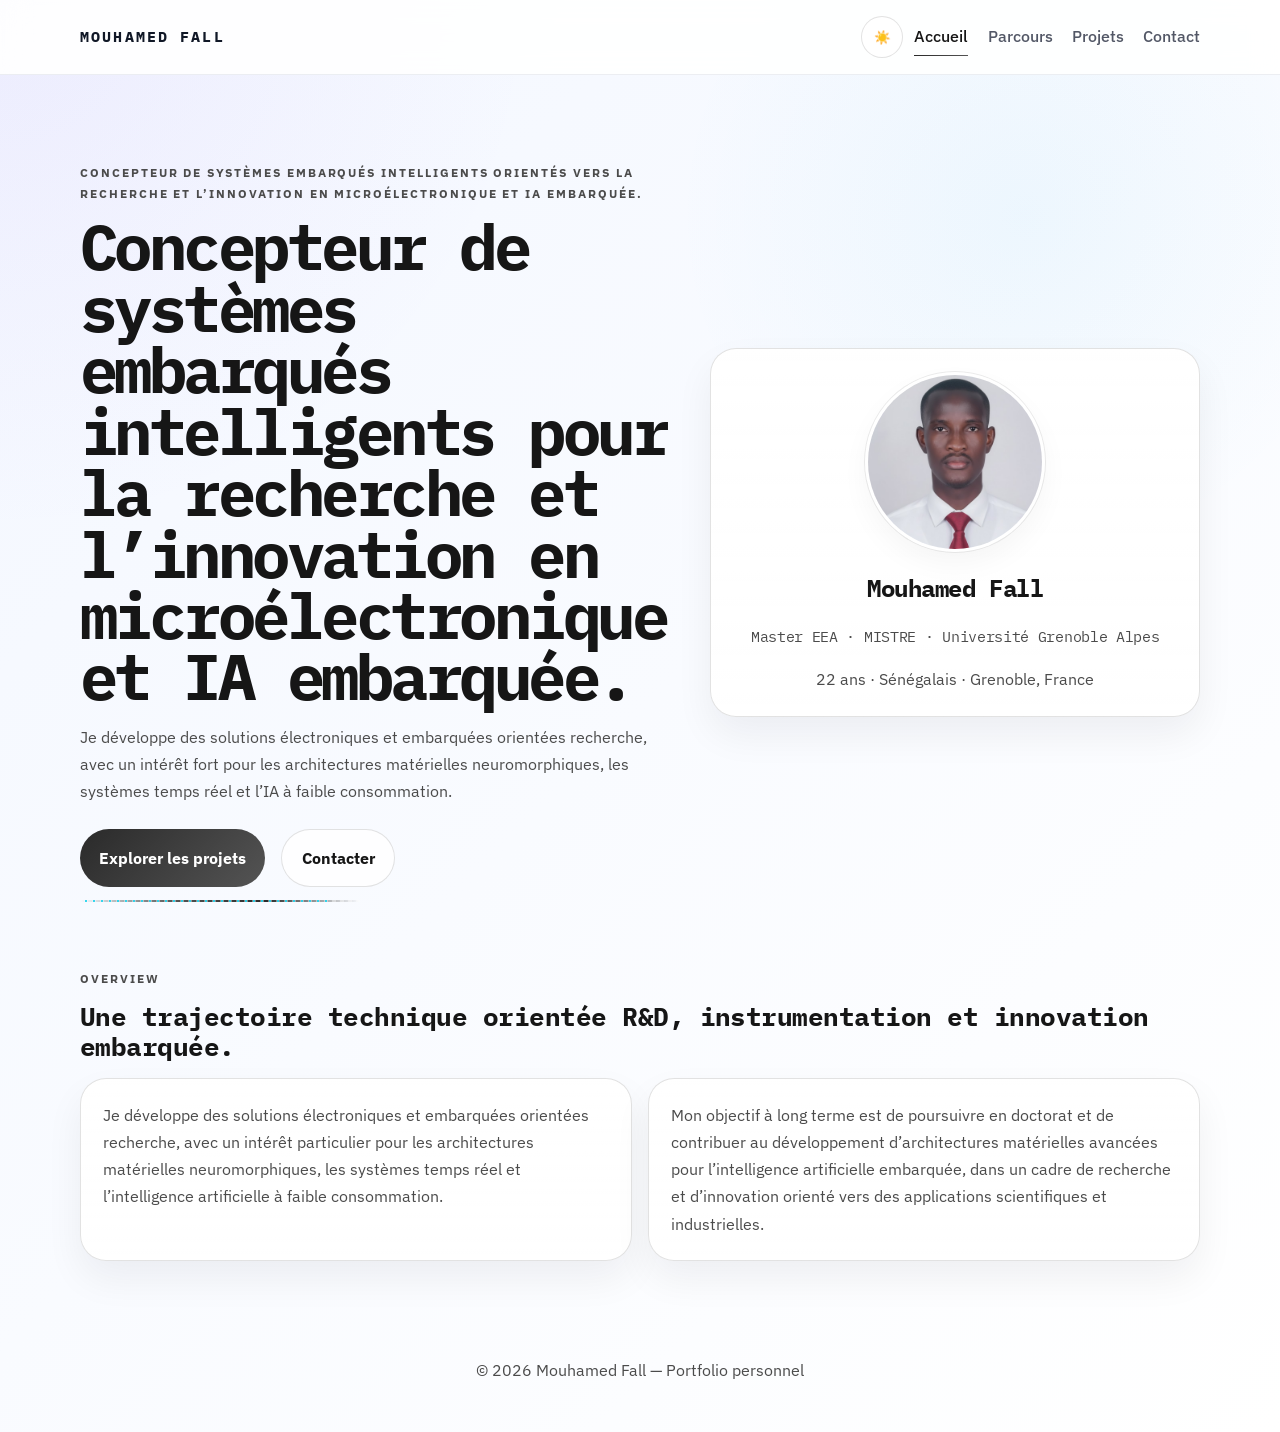
<file: index.html>
<!DOCTYPE html>
<html lang="fr">
  <head>
    <meta charset="UTF-8" />
    <meta name="viewport" content="width=device-width, initial-scale=1.0" />
    <title>Mouhamed Fall | Portfolio ingénieur systèmes embarqués & microélectronique</title>
    <meta name="description" content="Portfolio personnel de Mouhamed Fall, ingénieur en systèmes embarqués, microélectronique et IA embarquée." />
    <meta name="keywords" content="systèmes embarqués, microélectronique, IA embarquée, R&D, embedded, Grenoble" />
    <meta property="og:title" content="Mouhamed Fall | Portfolio ingénieur" />
    <meta property="og:description" content="Portfolio technique et scientifique de Mouhamed Fall." />
    <meta property="og:type" content="website" />
    <meta name="twitter:card" content="summary_large_image" />
    <script async src="https://www.googletagmanager.com/gtag/js?id=G-E3H3E1VLHN"></script>
    <script>
      window.dataLayer = window.dataLayer || [];
      function gtag(){dataLayer.push(arguments);}
      gtag('js', new Date());
      gtag('config', 'G-E3H3E1VLHN');
    </script>
    <link rel="apple-touch-icon" href="favicon/icon-192.png" />
    <link rel="icon" href="favicon/icon-192.png" type="image/png" />
    <link rel="manifest" href="favicon/site.webmanifest" />
    <link rel="preconnect" href="https://fonts.googleapis.com" />
    <link rel="preconnect" href="https://fonts.gstatic.com" crossorigin />
    <link href="https://fonts.googleapis.com/css2?family=IBM+Plex+Mono:wght@400;500;600;700&family=IBM+Plex+Sans:wght@400;500;600;700&display=swap" rel="stylesheet" />
    <link rel="stylesheet" href="assets/css/variables.css" />
    <link rel="stylesheet" href="assets/css/base.css" />
    <link rel="stylesheet" href="assets/css/layout.css" />
    <link rel="stylesheet" href="assets/css/components.css" />
    <link rel="stylesheet" href="assets/css/animations.css" />
  </head>
  <body>
    <a class="skip-link" href="#main-content">Aller au contenu</a>
    <div class="progress-bar" id="progressBar" aria-hidden="true"></div>
    <header>
      <div class="container">
        <nav aria-label="Navigation principale">
          <a class="brand" href="index.html">Mouhamed Fall</a>
          <div class="nav-actions">
            <button class="icon-btn" id="themeToggle" aria-label="Changer le thème">🌙</button>
            <button class="icon-btn menu-toggle" id="menuToggle" aria-label="Ouvrir le menu">☰</button>
            <div class="nav-links" id="navLinks">
              <a href="index.html" aria-current="page">Accueil</a>
              <a href="about.html">Parcours</a>
              <a href="projects.html">Projets</a>
              <a href="contact.html">Contact</a>
            </div>
          </div>
        </nav>
      </div>
    </header>

    <main id="main-content">
      <section class="container hero" aria-labelledby="hero-title">
        <div class="hero-copy">
          <p class="hero-badge">Concepteur de systèmes embarqués intelligents orientés vers la recherche et l’innovation en microélectronique et IA embarquée.</p>
          <h1 id="hero-title"><strong>Concepteur de systèmes embarqués intelligents</strong> pour la recherche et l’innovation en microélectronique et IA embarquée.</h1>
          <p>
            Je développe des solutions électroniques et embarquées orientées recherche, avec un intérêt fort pour les architectures matérielles neuromorphiques, les systèmes temps réel et l’IA à faible consommation.
          </p>
          <div class="hero-actions" aria-label="Actions principales">
            <a class="btn btn-primary" href="projects.html">Explorer les projets</a>
            <a class="btn" href="contact.html">Contacter</a>
          </div>
          <span class="signal-trace" aria-hidden="true"></span>
        </div>

        <aside class="card profile-card" aria-label="Présentation personnelle">
          <img class="profile-photo" src="assets/images/ma-photo.jpg" alt="Portrait de Mouhamed Fall" />
          <h2>Mouhamed Fall</h2>
          <p class="mono">Master EEA · MISTRE · Université Grenoble Alpes</p>
          <p class="profile-meta">22 ans · Sénégalais · Grenoble, France</p>
        </aside>
      </section>

      <section class="container section reveal" aria-labelledby="overview-title">
        <div class="section-heading">
          <p class="eyebrow">Overview</p>
          <h2 id="overview-title">Une trajectoire technique orientée R&amp;D, instrumentation et innovation embarquée.</h2>
        </div>
        <div class="grid grid-2">
          <article class="card">
            <p>
              Je développe des solutions électroniques et embarquées orientées recherche, avec un intérêt particulier pour les architectures matérielles neuromorphiques, les systèmes temps réel et l’intelligence artificielle à faible consommation.
            </p>
          </article>
          <article class="card">
            <p>
              Mon objectif à long terme est de poursuivre en doctorat et de contribuer au développement d’architectures matérielles avancées pour l’intelligence artificielle embarquée, dans un cadre de recherche et d’innovation orienté vers des applications scientifiques et industrielles.
            </p>
          </article>
        </div>
      </section>
    </main>

    <footer>
      <div class="container">
        <p>© <span id="year"></span> Mouhamed Fall — Portfolio personnel</p>
      </div>
    </footer>

    <script src="assets/js/main.js"></script>
    <script src="assets/js/animations.js"></script>
    <script>
      document.getElementById('year').textContent = new Date().getFullYear();
    </script>
  </body>
</html>
</file>
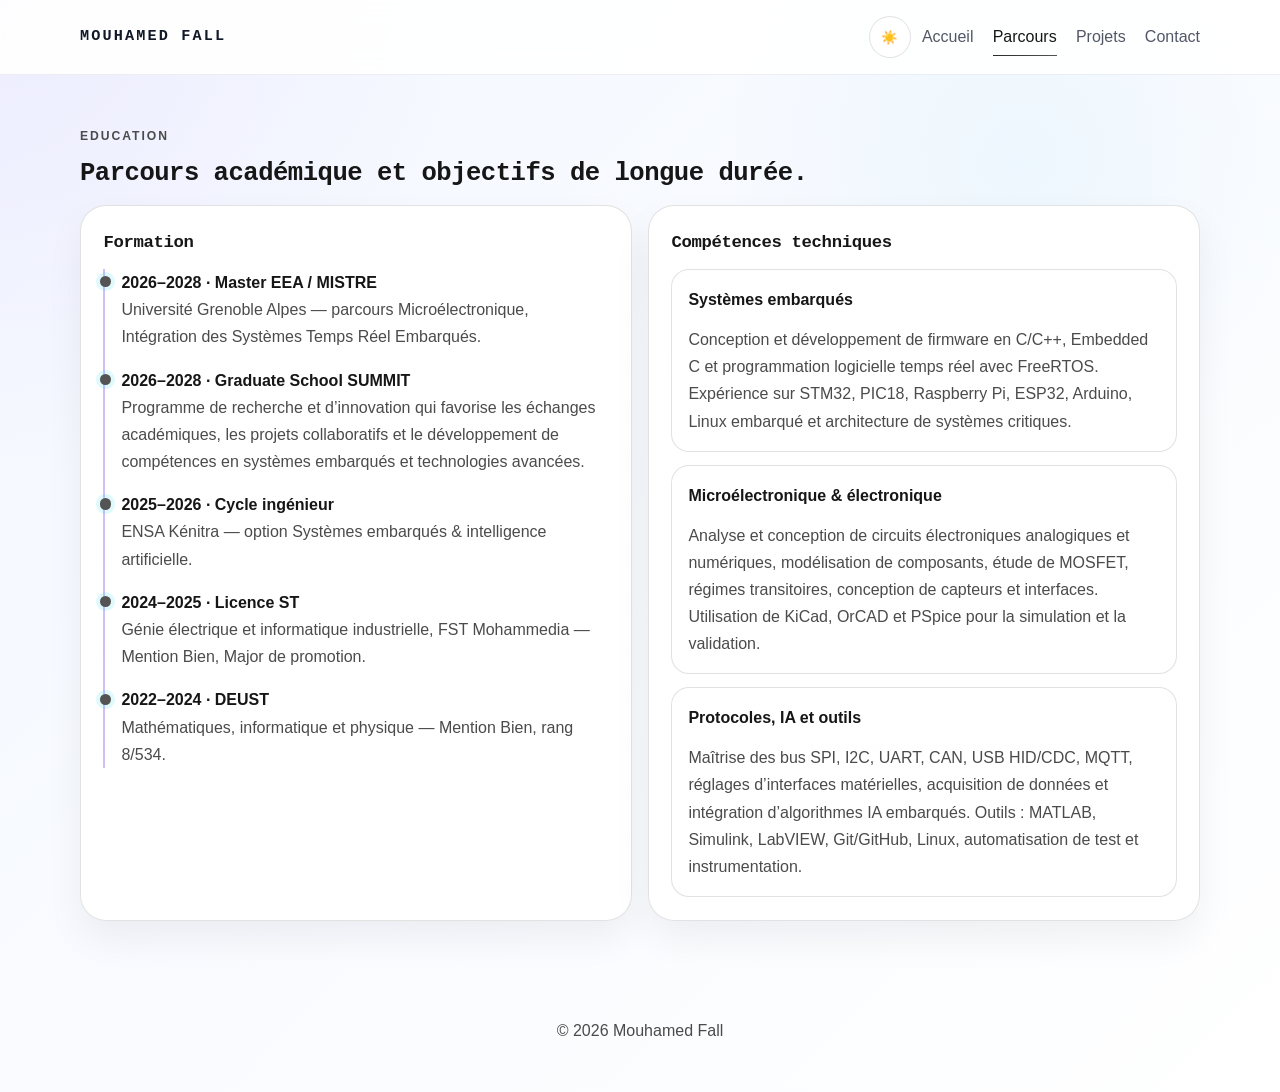
<file: about.html>
<!DOCTYPE html>
<html lang="fr">
  <head>
    <meta charset="UTF-8" />
    <meta name="viewport" content="width=device-width, initial-scale=1.0" />
    <title>Parcours | Mouhamed Fall</title>
    <meta name="description" content="Parcours académique et compétences techniques de Mouhamed Fall en systèmes embarqués et microélectronique." />
    <script async src="https://www.googletagmanager.com/gtag/js?id=G-E3H3E1VLHN"></script>
    <script>
      window.dataLayer = window.dataLayer || [];
      function gtag(){dataLayer.push(arguments);}
      gtag('js', new Date());
      gtag('config', 'G-E3H3E1VLHN');
    </script>
    <link rel="stylesheet" href="assets/css/variables.css" />
    <link rel="stylesheet" href="assets/css/base.css" />
    <link rel="stylesheet" href="assets/css/layout.css" />
    <link rel="stylesheet" href="assets/css/components.css" />
    <link rel="stylesheet" href="assets/css/animations.css" />
  </head>
  <body>
    <a class="skip-link" href="#main-content">Aller au contenu</a>
    <div class="progress-bar" id="progressBar" aria-hidden="true"></div>
    <header>
      <div class="container">
        <nav aria-label="Navigation principale">
          <a class="brand" href="index.html">Mouhamed Fall</a>
          <div class="nav-actions">
            <button class="icon-btn" id="themeToggle" aria-label="Changer le thème">🌙</button>
            <button class="icon-btn menu-toggle" id="menuToggle" aria-label="Ouvrir le menu">☰</button>
            <div class="nav-links" id="navLinks">
              <a href="index.html">Accueil</a>
              <a href="about.html" aria-current="page">Parcours</a>
              <a href="projects.html">Projets</a>
              <a href="contact.html">Contact</a>
            </div>
          </div>
        </nav>
      </div>
    </header>

    <main id="main-content">
      <section class="container section reveal" aria-labelledby="education-title">
        <div class="section-heading">
          <p class="eyebrow">Education</p>
          <h1 id="education-title">Parcours académique et objectifs de longue durée.</h1>
        </div>
        <div class="grid grid-2">
          <article class="card">
            <h2 class="sub-title">Formation</h2>
            <div class="timeline">
              <div class="timeline-item">
                <strong>2026–2028 · Master EEA / MISTRE</strong>
                <p>Université Grenoble Alpes — parcours Microélectronique, Intégration des Systèmes Temps Réel Embarqués.</p>
              </div>
              <div class="timeline-item">
                <strong>2026–2028 · Graduate School SUMMIT</strong>
                <p>Programme de recherche et d’innovation qui favorise les échanges académiques, les projets collaboratifs et le développement de compétences en systèmes embarqués et technologies avancées.</p>
              </div>
              <div class="timeline-item">
                <strong>2025–2026 · Cycle ingénieur</strong>
                <p>ENSA Kénitra — option Systèmes embarqués & intelligence artificielle.</p>
              </div>
              <div class="timeline-item">
                <strong>2024–2025 · Licence ST</strong>
                <p>Génie électrique et informatique industrielle, FST Mohammedia — Mention Bien, Major de promotion.</p>
              </div>
              <div class="timeline-item">
                <strong>2022–2024 · DEUST</strong>
                <p>Mathématiques, informatique et physique — Mention Bien, rang 8/534.</p>
              </div>
            </div>
          </article>

          <article class="card">
            <h2 class="sub-title">Compétences techniques</h2>
            <div class="list">
              <div class="item">
                <strong>Systèmes embarqués</strong>
                <p>Conception et développement de firmware en C/C++, Embedded C et programmation logicielle temps réel avec FreeRTOS. Expérience sur STM32, PIC18, Raspberry Pi, ESP32, Arduino, Linux embarqué et architecture de systèmes critiques.</p>
              </div>
              <div class="item">
                <strong>Microélectronique & électronique</strong>
                <p>Analyse et conception de circuits électroniques analogiques et numériques, modélisation de composants, étude de MOSFET, régimes transitoires, conception de capteurs et interfaces. Utilisation de KiCad, OrCAD et PSpice pour la simulation et la validation.</p>
              </div>
              <div class="item">
                <strong>Protocoles, IA et outils</strong>
                <p>Maîtrise des bus SPI, I2C, UART, CAN, USB HID/CDC, MQTT, réglages d’interfaces matérielles, acquisition de données et intégration d’algorithmes IA embarqués. Outils : MATLAB, Simulink, LabVIEW, Git/GitHub, Linux, automatisation de test et instrumentation.</p>
              </div>
            </div>
          </article>
        </div>
      </section>
    </main>

    <footer>
      <div class="container"><p>© <span id="year"></span> Mouhamed Fall</p></div>
    </footer>

    <script src="assets/js/main.js"></script>
    <script src="assets/js/animations.js"></script>
    <script>document.getElementById('year').textContent = new Date().getFullYear();</script>
  </body>
</html>
</file>
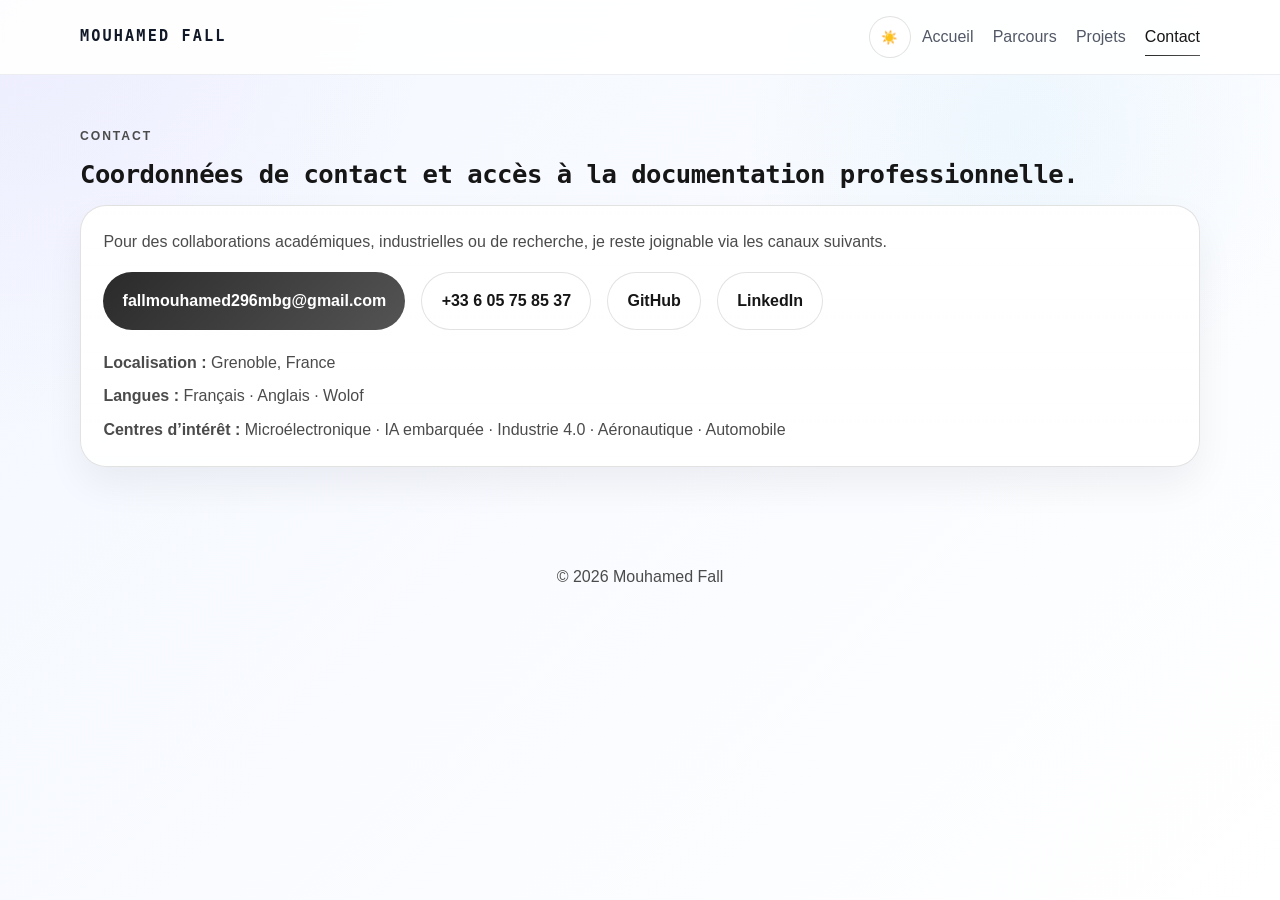
<file: contact.html>
<!DOCTYPE html>
<html lang="fr">
  <head>
    <meta charset="UTF-8" />
    <meta name="viewport" content="width=device-width, initial-scale=1.0" />
    <title>Contact | Mouhamed Fall</title>
    <meta name="description" content="Coordonnées de contact de Mouhamed Fall pour collaborations académiques et professionnelles." />
    <script async src="https://www.googletagmanager.com/gtag/js?id=G-E3H3E1VLHN"></script>
    <script>
      window.dataLayer = window.dataLayer || [];
      function gtag(){dataLayer.push(arguments);}
      gtag('js', new Date());
      gtag('config', 'G-E3H3E1VLHN');
    </script>
    <link rel="stylesheet" href="assets/css/variables.css" />
    <link rel="stylesheet" href="assets/css/base.css" />
    <link rel="stylesheet" href="assets/css/layout.css" />
    <link rel="stylesheet" href="assets/css/components.css" />
    <link rel="stylesheet" href="assets/css/animations.css" />
  </head>
  <body>
    <a class="skip-link" href="#main-content">Aller au contenu</a>
    <div class="progress-bar" id="progressBar" aria-hidden="true"></div>
    <header>
      <div class="container">
        <nav aria-label="Navigation principale">
          <a class="brand" href="index.html">Mouhamed Fall</a>
          <div class="nav-actions">
            <button class="icon-btn" id="themeToggle" aria-label="Changer le thème">🌙</button>
            <button class="icon-btn menu-toggle" id="menuToggle" aria-label="Ouvrir le menu">☰</button>
            <div class="nav-links" id="navLinks">
              <a href="index.html">Accueil</a>
              <a href="about.html">Parcours</a>
              <a href="projects.html">Projets</a>
              <a href="contact.html" aria-current="page">Contact</a>
            </div>
          </div>
        </nav>
      </div>
    </header>

    <main id="main-content">
      <section class="container section reveal" aria-labelledby="contact-title">
        <div class="section-heading">
          <p class="eyebrow">Contact</p>
          <h1 id="contact-title">Coordonnées de contact et accès à la documentation professionnelle.</h1>
        </div>
        <div class="card contact-card">
          <p>Pour des collaborations académiques, industrielles ou de recherche, je reste joignable via les canaux suivants.</p>
          <div class="contact-list">
            <a class="btn btn-primary" href="mailto:fallmouhamed296mbg@gmail.com">fallmouhamed296mbg@gmail.com</a>
            <a class="btn" href="tel:+330605758537">+33 6 05 75 85 37</a>
            <a class="btn" href="https://github.com" target="_blank" rel="noopener noreferrer">GitHub</a>
            <a class="btn" href="https://www.linkedin.com" target="_blank" rel="noopener noreferrer">LinkedIn</a>
          </div>
          <div class="contact-meta">
            <p><strong>Localisation :</strong> Grenoble, France</p>
            <p><strong>Langues :</strong> Français · Anglais · Wolof</p>
            <p><strong>Centres d’intérêt :</strong> Microélectronique · IA embarquée · Industrie 4.0 · Aéronautique · Automobile</p>
          </div>
        </div>
      </section>
    </main>

    <footer>
      <div class="container"><p>© <span id="year"></span> Mouhamed Fall</p></div>
    </footer>

    <script src="assets/js/main.js"></script>
    <script src="assets/js/animations.js"></script>
    <script>document.getElementById('year').textContent = new Date().getFullYear();</script>
  </body>
</html>
</file>
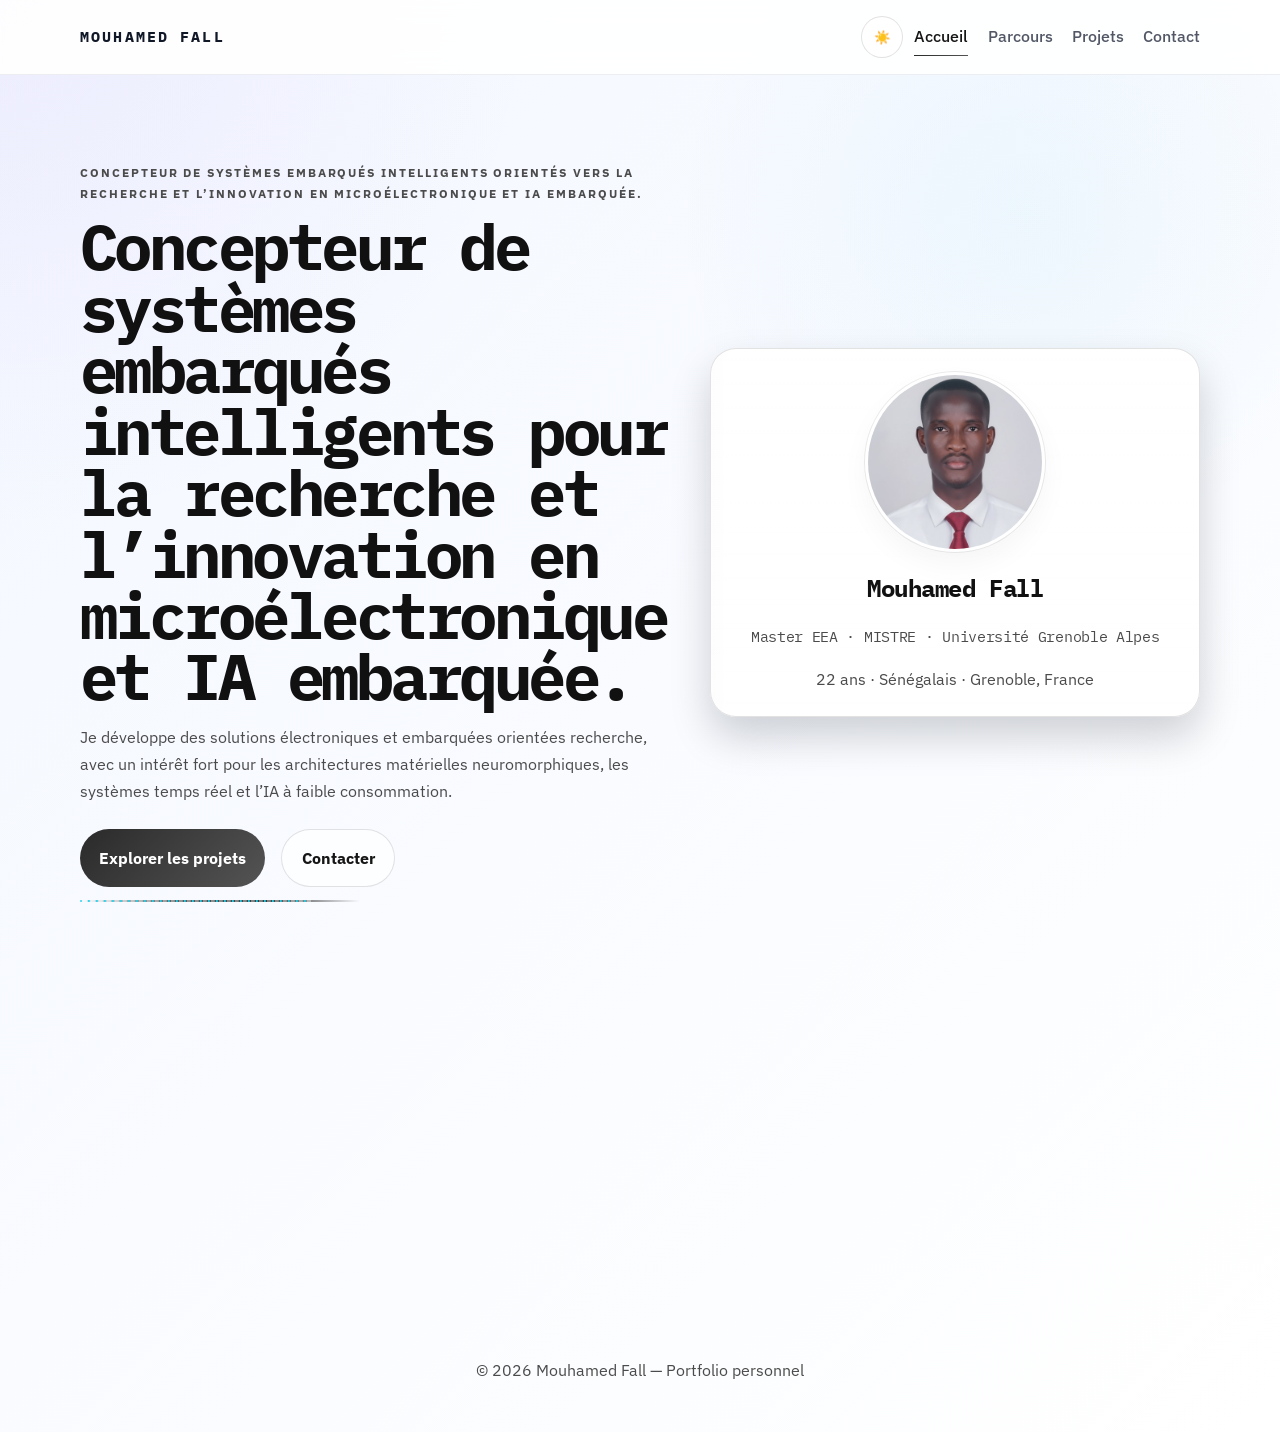
<file: portfolio.html>
<!DOCTYPE html>
<html lang="fr">
  <head>
    <meta charset="UTF-8" />
    <meta http-equiv="refresh" content="0; url=index.html" />
    <meta name="viewport" content="width=device-width, initial-scale=1.0" />
    <title>Portfolio | Mouhamed Fall</title>
    <meta name="description" content="Portfolio personnel de Mouhamed Fall, ingénieur en systèmes embarqués et microélectronique" />
    <script async src="https://www.googletagmanager.com/gtag/js?id=G-E3H3E1VLHN"></script>
    <script>
      window.dataLayer = window.dataLayer || [];
      function gtag(){dataLayer.push(arguments);}
      gtag('js', new Date());
      gtag('config', 'G-E3H3E1VLHN');
    </script>
    <style>
      :root {
        --bg: #07111f;
        --bg-soft: #101c31;
        --card: rgba(255, 255, 255, 0.08);
        --text: #f3f6fb;
        --muted: #9eb0c8;
        --accent: #7c83ff;
        --accent-2: #34d1bf;
        --border: rgba(255, 255, 255, 0.14);
        --shadow: 0 10px 35px rgba(0, 0, 0, 0.2);
      }

      body[data-theme="light"] {
        --bg: #f5f7ff;
        --bg-soft: #ffffff;
        --card: rgba(255, 255, 255, 0.9);
        --text: #122033;
        --muted: #5d6b7f;
        --accent: #5b6cff;
        --accent-2: #16b8a3;
        --border: rgba(18, 32, 51, 0.1);
        --shadow: 0 10px 35px rgba(18, 32, 51, 0.12);
      }

      * {
        box-sizing: border-box;
        margin: 0;
        padding: 0;
      }

      html {
        scroll-behavior: smooth;
      }

      body {
        font-family: "Segoe UI", Tahoma, Geneva, Verdana, sans-serif;
        background: linear-gradient(135deg, rgba(7, 17, 31, 0.95), rgba(16, 28, 49, 0.95)),
          url("assets/images/IoT/WhatsApp%20Image%202026-08-13%20at%2012.37.42.jpeg") center/cover fixed;
        color: var(--text);
        line-height: 1.6;
        transition: background 0.3s ease, color 0.3s ease;
      }

      body[data-theme="light"] {
        background: linear-gradient(135deg, rgba(245, 247, 255, 0.95), rgba(255, 255, 255, 0.95)),
          url("assets/images/IoT/WhatsApp%20Image%202026-08-13%20at%2012.37.42.jpeg") center/cover fixed;
      }

      a {
        color: inherit;
        text-decoration: none;
      }

      .container {
        width: min(1120px, calc(100% - 2rem));
        margin: 0 auto;
      }

      header {
        position: sticky;
        top: 0;
        z-index: 20;
        -webkit-backdrop-filter: blur(12px);
        backdrop-filter: blur(12px);
        background: rgba(7, 17, 31, 0.7);
        border-bottom: 1px solid var(--border);
      }

      body[data-theme="light"] header {
        background: rgba(245, 247, 255, 0.8);
      }

      nav {
        display: flex;
        align-items: center;
        justify-content: space-between;
        padding: 1rem 0;
        gap: 1rem;
      }

      .brand {
        font-weight: 700;
        letter-spacing: 0.08em;
        text-transform: uppercase;
        font-size: 0.95rem;
      }

      .nav-actions {
        display: flex;
        align-items: center;
        gap: 0.7rem;
      }

      .nav-links {
        display: flex;
        gap: 1.2rem;
        color: var(--muted);
      }

      .nav-links a:hover {
        color: var(--text);
      }

      .theme-toggle,
      .menu-toggle {
        border: 1px solid var(--border);
        background: var(--card);
        color: var(--text);
        border-radius: 999px;
        width: 42px;
        height: 42px;
        cursor: pointer;
      }

      .menu-toggle {
        display: none;
      }

      .hero {
        padding: 5rem 0 4rem;
        display: grid;
        grid-template-columns: 1.1fr 0.9fr;
        gap: 2rem;
        align-items: center;
      }

      .hero h1 {
        font-size: clamp(2.2rem, 4vw, 3.5rem);
        line-height: 1.1;
        margin-bottom: 1rem;
      }

      .hero p {
        color: var(--muted);
        font-size: 1.05rem;
        max-width: 640px;
      }

      .hero-actions {
        display: flex;
        flex-wrap: wrap;
        gap: 1rem;
        margin-top: 1.6rem;
      }

      .hero-stats {
        display: flex;
        flex-wrap: wrap;
        gap: 1rem;
        margin-top: 1.4rem;
      }

      .stat {
        min-width: 130px;
        padding: 0.8rem 1rem;
        border-radius: 14px;
        background: var(--card);
        border: 1px solid var(--border);
      }

      .stat strong {
        display: block;
        font-size: 1.1rem;
      }

      .stat span {
        color: var(--muted);
        font-size: 0.9rem;
      }

      .hero-badge {
        color: #8fe8d8;
        font-weight: 600;
        margin-bottom: 0.6rem;
      }

      .hero-card-text {
        color: var(--muted);
        margin-top: 0.5rem;
      }

      .contact-actions {
        margin-top: 1rem;
      }

      .btn {
        display: inline-flex;
        align-items: center;
        justify-content: center;
        padding: 0.9rem 1.2rem;
        border-radius: 999px;
        font-weight: 600;
        transition: transform 0.2s ease, background 0.2s ease;
      }

      .btn:hover {
        transform: translateY(-2px);
      }

      .btn-primary {
        background: linear-gradient(135deg, var(--accent), var(--accent-2));
        color: white;
      }

      .btn-secondary {
        background: var(--card);
        border: 1px solid var(--border);
      }

      .card {
        background: var(--card);
        border: 1px solid var(--border);
        border-radius: 24px;
        padding: 1.5rem;
        box-shadow: var(--shadow);
        -webkit-backdrop-filter: blur(10px);
        backdrop-filter: blur(10px);
      }

      .hero-card {
        padding: 2rem;
      }

      .hero-card .avatar {
        width: 84px;
        height: 84px;
        border-radius: 50%;
        display: grid;
        place-items: center;
        font-size: 2rem;
        background: linear-gradient(135deg, rgba(124, 131, 255, 0.25), rgba(52, 209, 191, 0.25));
        margin-bottom: 1rem;
      }

      .hero-card ul {
        list-style: none;
        margin-top: 1rem;
        color: var(--muted);
      }

      .hero-card li {
        margin: 0.45rem 0;
      }

      .image-grid {
        display: grid;
        grid-template-columns: repeat(2, minmax(0, 1fr));
        gap: 1rem;
        margin: 1rem 0 0.5rem;
      }

      .image-card {
        overflow: hidden;
        padding: 0;
      }

      .image-card img {
        width: 100%;
        height: 220px;
        display: block;
        object-fit: cover;
      }

      .image-caption {
        padding: 1rem 1rem 1.2rem;
      }

      .image-caption h3 {
        margin-bottom: 0.35rem;
      }

      .image-caption p {
        color: var(--muted);
      }

      section {
        padding: 2rem 0 1rem;
      }

      .section-title {
        font-size: 1.4rem;
        margin-bottom: 1rem;
      }

      .grid {
        display: grid;
        gap: 1rem;
      }

      .grid-2 {
        grid-template-columns: repeat(2, minmax(0, 1fr));
      }

      .grid-3 {
        grid-template-columns: repeat(3, minmax(0, 1fr));
      }

      .project-list {
        display: grid;
        grid-template-columns: repeat(3, minmax(0, 1fr));
        gap: 1rem;
      }

      .item {
        background: var(--card);
        border: 1px solid var(--border);
        border-radius: 18px;
        padding: 1.15rem;
      }

      .item h3 {
        margin-bottom: 0.4rem;
      }

      .item p {
        color: var(--muted);
      }

      .tag {
        display: inline-block;
        margin-top: 0.7rem;
        padding: 0.35rem 0.7rem;
        border-radius: 999px;
        background: rgba(124, 131, 255, 0.16);
        color: #dfe3ff;
        font-size: 0.82rem;
      }

      .progress-bar {
        position: fixed;
        top: 0;
        left: 0;
        height: 3px;
        width: 0;
        background: linear-gradient(90deg, var(--accent), var(--accent-2));
        z-index: 30;
      }

      footer {
        padding: 2rem 0 3rem;
        text-align: center;
        color: var(--muted);
        font-size: 0.95rem;
      }

      @media (max-width: 900px) {
        .hero,
        .grid-2,
        .project-list,
        .grid-3 {
          grid-template-columns: 1fr;
        }
      }

      @media (max-width: 600px) {
        nav {
          align-items: flex-start;
          flex-wrap: wrap;
        }

        .nav-actions {
          width: 100%;
          justify-content: flex-end;
        }

        .menu-toggle {
          display: inline-flex;
          align-items: center;
          justify-content: center;
        }

        .nav-links {
          display: none;
          width: 100%;
          flex-direction: column;
          padding: 0.8rem 0 0;
          gap: 0.7rem;
        }

        .nav-links.active {
          display: flex;
        }

        .hero {
          padding-top: 3rem;
        }
      }
    </style>
  </head>
  <body>
    <div class="progress-bar" id="progressBar"></div>
    <header>
      <div class="container">
        <nav>
          <a class="brand" href="#home">Mouhamed Fall</a>
          <div class="nav-actions">
            <button class="theme-toggle" id="themeToggle" aria-label="Changer le thème">🌙</button>
            <button class="menu-toggle" id="menuToggle" aria-label="Ouvrir le menu">☰</button>
            <div class="nav-links" id="navLinks">
              <a href="#about">À propos</a>
              <a href="#skills">Compétences</a>
              <a href="#projects">Projets</a>
              <a href="#contact">Contact</a>
            </div>
          </div>
        </nav>
      </div>
    </header>

    <main id="home">
      <section class="container hero">
        <div>
          <p class="hero-badge">Ingénieur en systèmes embarqués & microélectronique</p>
          <h1>Je conçois des solutions électroniques et embarquées, de la recherche à l'implémentation.</h1>
          <p>
            Ingénieur en formation à Grenoble, je développe un profil orienté systèmes embarqués,
            microélectronique et IA neuromorphique. Je cherche à contribuer à des projets de recherche et développement à forte valeur technologique.
          </p>
          <div class="hero-actions">
            <a class="btn btn-primary" href="#projects">Voir mes projets</a>
            <a class="btn btn-secondary" href="#contact">Me contacter</a>
          </div>
          <div class="hero-stats">
            <div class="stat">
              <strong>2026–2028</strong>
              <span>Master EEA / MISTRE</span>
            </div>
            <div class="stat">
              <strong>2025–2026</strong>
              <span>Cycle ingénieur ENSA</span>
            </div>
            <div class="stat">
              <strong>IA neuromorphique</strong>
              <span>orientation future</span>
            </div>
          </div>
        </div>

        <div class="card hero-card">
          <div class="avatar">👋</div>
          <h2>Bonjour, je suis Mouhamed Fall</h2>
          <p class="hero-card-text">
            Âgé de 22 ans, de nationalité sénégalaise, actuellement basé à Grenoble, France.
          </p>
          <ul>
            <li>• Systèmes embarqués et temps réel</li>
            <li>• Microélectronique et conception analogique</li>
            <li>• IA, électronique et innovation technologique</li>
          </ul>
        </div>
      </section>

      <section class="container">
        <div class="image-grid">
          <div class="card image-card">
            <img
              src="assets/images/cmos/WhatsApp%20Image%202026-08-13%20at%2012.24.18.jpeg"
              alt="Illustration de microélectronique"
              loading="lazy"
            />
            <div class="image-caption">
              <h3>Microélectronique</h3>
              <p>Circuits intégrés, conception de composants et analyse de performances.</p>
            </div>
          </div>

          <div class="card image-card">
            <img
              src="assets/images/IoT/WhatsApp%20Image%202026-08-13%20at%2012.37.41.jpeg"
              alt="Illustration de systèmes embarqués"
              loading="lazy"
            />
            <div class="image-caption">
              <h3>Systèmes embarqués</h3>
              <p>Capteurs, cartes électroniques, temps réel et connectivité IoT.</p>
            </div>
          </div>
        </div>
      </section>

      <section id="about" class="container">
        <h2 class="section-title">À propos</h2>
        <div class="grid grid-2">
          <div class="card">
            <p>
              Je suis actuellement en Master EEA, parcours MISTRE à l’Université Grenoble Alpes,
              avec une forte orientation vers la microélectronique, les systèmes embarqués et l’intégration de solutions temps réel.
            </p>
          </div>
          <div class="card">
            <p>
              Mon objectif est de poursuivre vers la microélectronique avancée pour l’IA,
              puis d’envisager un doctorat et une carrière de recherche orientée vers le développement d’architectures matérielles performantes et innovantes.
            </p>
          </div>
        </div>
      </section>

      <section id="skills" class="container">
        <h2 class="section-title">Compétences techniques</h2>
        <div class="grid grid-3">
          <div class="item">
            <h3>Systèmes embarqués</h3>
            <p>C/C++, Embedded C, Python, FreeRTOS, STM32, FPGA (VHDL), Linux embarqué.</p>
            <span class="tag">Embedded</span>
          </div>
          <div class="item">
            <h3>Microélectronique</h3>
            <p>MOSFET, circuits analogiques et mixtes, OrCAD/PSpice, Proteus ISIS, KiCad.</p>
            <span class="tag">Analogique</span>
          </div>
          <div class="item">
            <h3>Protocoles & outils</h3>
            <p>SPI, I2C, UART, CAN, USB, MQTT, MATLAB/Simulink, Git/GitHub, VS Code.</p>
            <span class="tag">IoT</span>
          </div>
        </div>
      </section>

      <section id="projects" class="container">
        <h2 class="section-title">Projets techniques</h2>
        <div class="project-list">
          <article class="item">
            <h3>Instrumentation virtuelle & pilotage temps réel</h3>
            <p>Carte électronique basée sur PIC18F4550, pile USB HID en Embedded C et supervision LabVIEW.</p>
            <span class="tag">PFE</span>
          </article>
          <article class="item">
            <h3>Caractérisation de cellules CMOS</h3>
            <p>Analyse VTC, marges de bruit, dimensionnement sous OrCAD/PSpice pour circuits logiques et alimentations.</p>
            <span class="tag">Microélectronique</span>
          </article>
          <article class="item">
            <h3>Architecture IoT distribuée</h3>
            <p>Passerelle Raspberry Pi avec nœuds ESP32, edge computing prédictif et monitoring MQTT/InfluxDB/Node-RED.</p>
            <span class="tag">IoT</span>
          </article>
        </div>
      </section>

      <section id="contact" class="container">
        <h2 class="section-title">Contact</h2>
        <div class="card">
          <p>
            Je suis à la recherche de collaborations académiques et industrielles autour des systèmes embarqués, de l’électronique et de la microélectronique.
          </p>
          <div class="hero-actions contact-actions">
            <a class="btn btn-primary" href="mailto:mohamed.fall@uit.ac.ma">Envoyer un email</a>
            <a class="btn btn-secondary" href="tel:+212691452512">Téléphoner</a>
          </div>
        </div>
      </section>
    </main>

    <footer>
      <div class="container">
        <p>© <span id="year"></span> Mouhamed Fall — Portfolio personnel</p>
      </div>
    </footer>

    <script>
      const year = document.getElementById("year");
      const progressBar = document.getElementById("progressBar");
      const menuToggle = document.getElementById("menuToggle");
      const navLinks = document.getElementById("navLinks");
      const themeToggle = document.getElementById("themeToggle");
      const body = document.body;

      year.textContent = new Date().getFullYear();

      const updateProgress = () => {
        const scrollTop = window.scrollY;
        const height = document.documentElement.scrollHeight - window.innerHeight;
        const progress = height > 0 ? (scrollTop / height) * 100 : 0;
        progressBar.style.width = `${progress}%`;
      };

      window.addEventListener("scroll", updateProgress);
      window.addEventListener("load", updateProgress);

      menuToggle.addEventListener("click", () => {
        navLinks.classList.toggle("active");
      });

      document.querySelectorAll(".nav-links a").forEach((link) => {
        link.addEventListener("click", () => {
          navLinks.classList.remove("active");
        });
      });

      const savedTheme = localStorage.getItem("theme");
      if (savedTheme === "light") {
        body.setAttribute("data-theme", "light");
        themeToggle.textContent = "☀️";
      }

      themeToggle.addEventListener("click", () => {
        const currentTheme = body.getAttribute("data-theme") === "light" ? "light" : "dark";
        const nextTheme = currentTheme === "light" ? "dark" : "light";
        body.setAttribute("data-theme", nextTheme);
        localStorage.setItem("theme", nextTheme);
        themeToggle.textContent = nextTheme === "light" ? "☀️" : "🌙";
      });
    </script>
  </body>
</html>
</file>
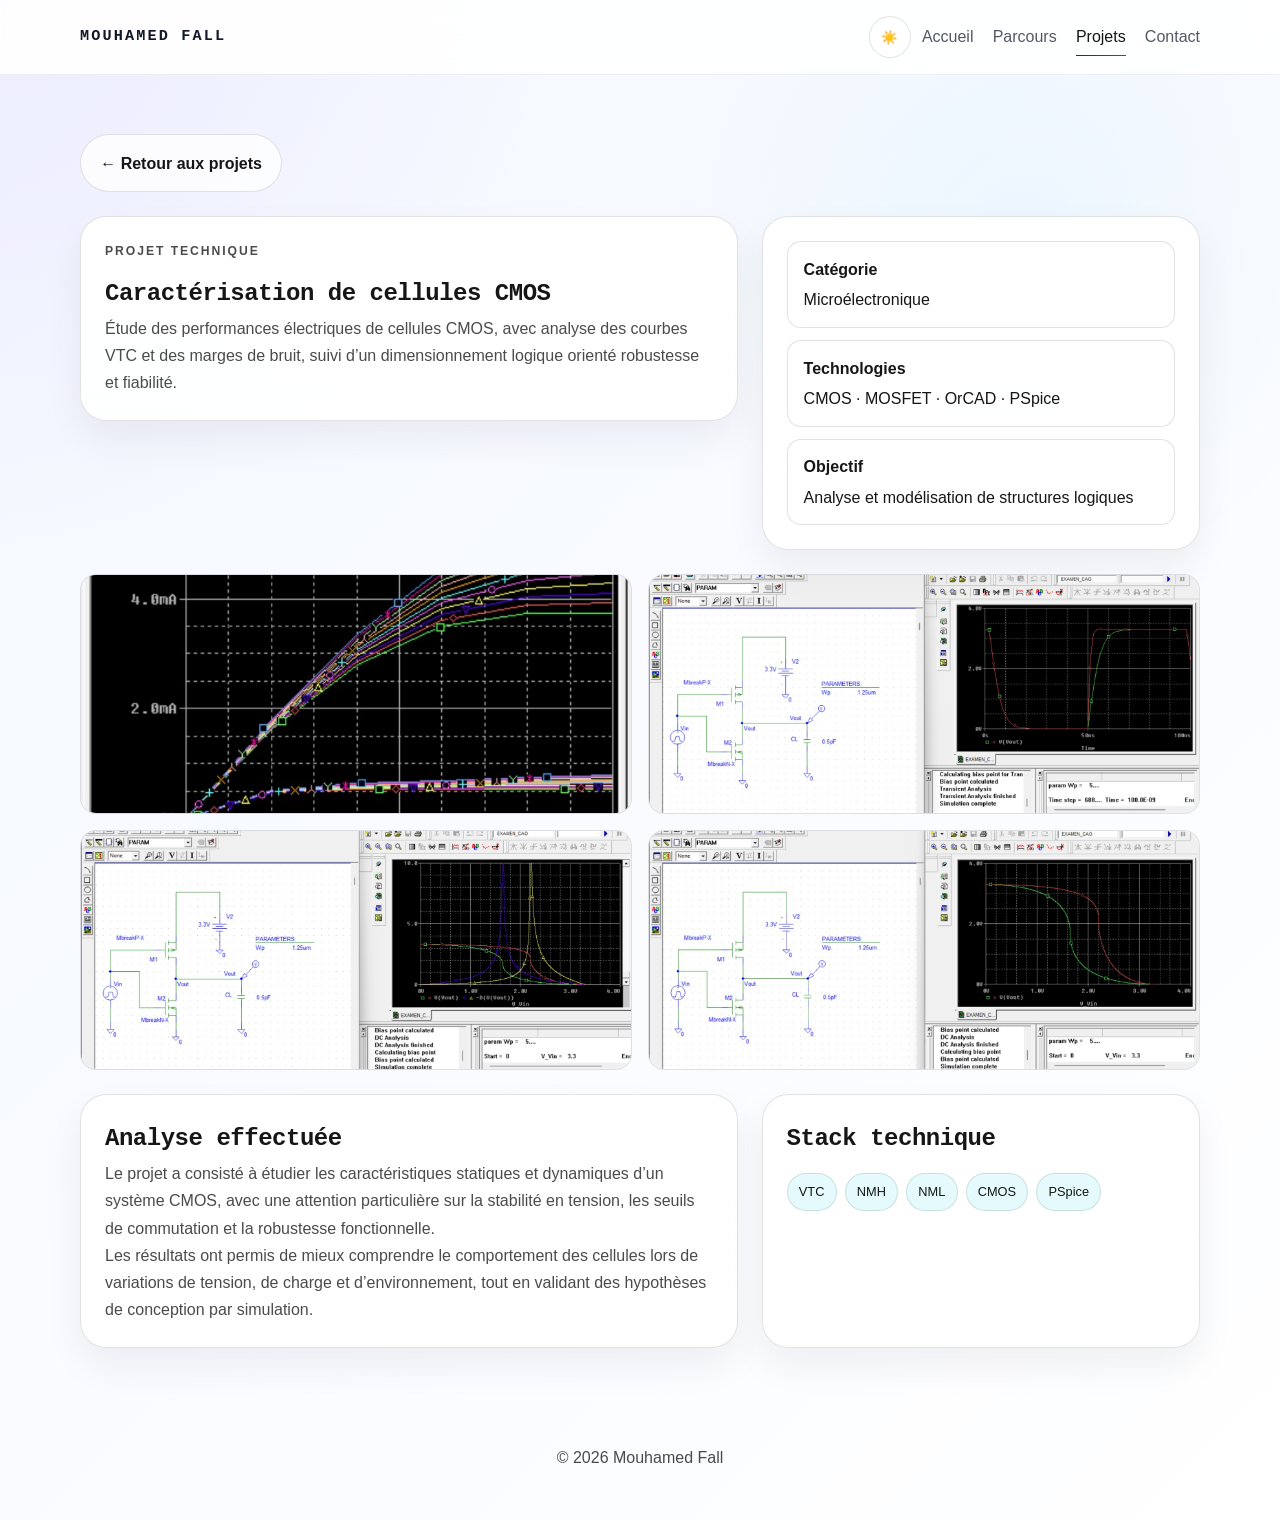
<file: project-cmos.html>
<!DOCTYPE html>
<html lang="fr">
  <head>
    <meta charset="UTF-8" />
    <meta name="viewport" content="width=device-width, initial-scale=1.0" />
    <title>Caractérisation CMOS | Mouhamed Fall</title>
    <meta name="description" content="Projet de caractérisation de cellules CMOS, étude de VTC, NMH, NML et simulation sous OrCAD Capture et PSpice." />
    <script async src="https://www.googletagmanager.com/gtag/js?id=G-E3H3E1VLHN"></script>
    <script>
      window.dataLayer = window.dataLayer || [];
      function gtag(){dataLayer.push(arguments);}
      gtag('js', new Date());
      gtag('config', 'G-E3H3E1VLHN');
    </script>
    <link rel="stylesheet" href="assets/css/variables.css" />
    <link rel="stylesheet" href="assets/css/base.css" />
    <link rel="stylesheet" href="assets/css/layout.css" />
    <link rel="stylesheet" href="assets/css/components.css" />
    <link rel="stylesheet" href="assets/css/animations.css" />
  </head>
  <body>
    <a class="skip-link" href="#main-content">Aller au contenu</a>
    <div class="progress-bar" id="progressBar" aria-hidden="true"></div>
    <header>
      <div class="container">
        <nav aria-label="Navigation principale">
          <a class="brand" href="index.html">Mouhamed Fall</a>
          <div class="nav-actions">
            <button class="icon-btn" id="themeToggle" aria-label="Changer le thème">🌙</button>
            <button class="icon-btn menu-toggle" id="menuToggle" aria-label="Ouvrir le menu">☰</button>
            <div class="nav-links" id="navLinks">
              <a href="index.html">Accueil</a>
              <a href="about.html">Parcours</a>
              <a href="projects.html" aria-current="page">Projets</a>
              <a href="contact.html">Contact</a>
            </div>
          </div>
        </nav>
      </div>
    </header>

    <main id="main-content">
      <section class="container section reveal project-detail">
        <div class="back-link">
          <a class="btn" href="projects.html">← Retour aux projets</a>
        </div>

        <div class="project-hero">
          <div class="card">
            <p class="eyebrow">Projet technique</p>
            <h1>Caractérisation de cellules CMOS</h1>
            <p>
              Étude des performances électriques de cellules CMOS, avec analyse des courbes VTC et des marges de bruit,
              suivi d’un dimensionnement logique orienté robustesse et fiabilité.
            </p>
          </div>

          <aside class="card project-meta">
            <div class="project-metric"><strong>Catégorie</strong><span>Microélectronique</span></div>
            <div class="project-metric"><strong>Technologies</strong><span>CMOS · MOSFET · OrCAD · PSpice</span></div>
            <div class="project-metric"><strong>Objectif</strong><span>Analyse et modélisation de structures logiques</span></div>
          </aside>
        </div>

        <div class="project-gallery">
          <img src="assets/images/cmos/WhatsApp%20Image%202026-08-13%20at%2011.37.39.jpeg" alt="Circuit CMOS et analyse de caractérisation" />
          <img src="assets/images/cmos/WhatsApp%20Image%202026-08-13%20at%2012.20.41.jpeg" alt="Détail de mesures CMOS" />
          <img src="assets/images/cmos/WhatsApp%20Image%202026-08-13%20at%2012.24.18.jpeg" alt="Modélisation logique CMOS" />
          <img src="assets/images/cmos/WhatsApp%20Image%202026-08-13%20at%2012.25.19.jpeg" alt="Caractérisation de cellules CMOS" />
        </div>

        <div class="project-content">
          <article class="card">
            <h2>Analyse effectuée</h2>
            <p>
              Le projet a consisté à étudier les caractéristiques statiques et dynamiques d’un système CMOS, avec une attention
              particulière sur la stabilité en tension, les seuils de commutation et la robustesse fonctionnelle.
            </p>
            <p>
              Les résultats ont permis de mieux comprendre le comportement des cellules lors de variations de tension, de charge
              et d’environnement, tout en validant des hypothèses de conception par simulation.
            </p>
          </article>

          <aside class="card">
            <h2>Stack technique</h2>
            <div class="project-stack">
              <span>VTC</span>
              <span>NMH</span>
              <span>NML</span>
              <span>CMOS</span>
              <span>PSpice</span>
            </div>
          </aside>
        </div>
      </section>
    </main>

    <footer>
      <div class="container"><p>© <span id="year"></span> Mouhamed Fall</p></div>
    </footer>

    <script src="assets/js/main.js"></script>
    <script src="assets/js/animations.js"></script>
    <script>document.getElementById('year').textContent = new Date().getFullYear();</script>
  </body>
</html>
</file>
<file: assets/css/variables.css>
:root {
  --bg: #f0eadf;
  --bg-soft: #f7f2ea;
  --panel: rgba(255, 255, 255, 0.7);
  --card: rgba(255, 255, 255, 0.7);
  --text: #111111;
  --muted: #4d4d4d;
  --accent: #4b4b4b;
  --accent-2: #3b3b3b;
  --accent-3: #8b8b8b;
  --border: rgba(17, 17, 17, 0.12);
  --shadow: 0 16px 36px rgba(17, 17, 17, 0.08);
  --glow: 0 0 0 1px rgba(17, 17, 17, 0.08), 0 12px 28px rgba(17, 17, 17, 0.04);
}

body[data-theme="light"] {
  --bg: #f3f0e8;
  --bg-soft: #f9f5ef;
  --panel: rgba(255, 255, 255, 0.7);
  --card: rgba(255, 255, 255, 0.78);
  --text: #161616;
  --muted: #4b4b4b;
  --accent: #2a2a2a;
  --accent-2: #545454;
  --accent-3: #7a7a7a;
  --border: rgba(17, 17, 17, 0.12);
  --shadow: 0 18px 36px rgba(17, 17, 17, 0.08);
  --glow: 0 0 0 1px rgba(17, 17, 17, 0.08), 0 12px 28px rgba(17, 17, 17, 0.04);
}
</file>
<file: assets/css/base.css>
* { box-sizing: border-box; margin: 0; padding: 0; }
html { scroll-behavior: smooth; }
body {
  font-family: "IBM Plex Sans", "Segoe UI", sans-serif;
  line-height: 1.7;
  color: var(--text);
  background:
    radial-gradient(circle at top left, rgba(17, 17, 17, 0.04), transparent 28%),
    radial-gradient(circle at 80% 15%, rgba(17, 17, 17, 0.03), transparent 24%),
    linear-gradient(135deg, #f1ebdf 0%, #efe8dc 100%);
  min-height: 100vh;
  transition: background 0.3s ease, color 0.3s ease;
}

body[data-theme="light"] {
  background:
    radial-gradient(circle at top left, rgba(124, 58, 237, 0.06), transparent 28%),
    radial-gradient(circle at 80% 15%, rgba(14, 165, 233, 0.05), transparent 22%),
    linear-gradient(135deg, rgba(243, 247, 255, 1), rgba(255, 255, 255, 1));
}

a { color: inherit; text-decoration: none; }
img, video { max-width: 100%; display: block; }

.skip-link {
  position: absolute;
  left: -999px;
  top: 0;
  background: var(--accent);
  color: #ffffff;
  padding: 0.8rem 1rem;
  z-index: 50;
  border-radius: 0 0 0.5rem 0;
}

.skip-link:focus { left: 0; }

h1, h2, h3, h4, .brand, .mono {
  font-family: "IBM Plex Mono", monospace;
  letter-spacing: -0.02em;
}

p { color: var(--muted); }

.container {
  width: min(1120px, calc(100% - 2rem));
  margin: 0 auto;
}

.section-heading {
  margin-bottom: 1.4rem;
}

.section-heading h1, .section-heading h2 {
  font-size: clamp(1.6rem, 2vw, 2.2rem);
  line-height: 1.18;
  margin-bottom: 0.5rem;
  color: var(--text);
}

.eyebrow {
  color: var(--accent-2);
  font-weight: 700;
  text-transform: uppercase;
  letter-spacing: 0.18em;
  font-size: 0.75rem;
  margin-bottom: 0.7rem;
}
</file>
<file: assets/css/layout.css>
header {
  position: sticky;
  top: 0;
  z-index: 20;
  background: rgba(15, 23, 35, 0.9);
  border-bottom: 1px solid rgba(148, 163, 184, 0.18);
  -webkit-backdrop-filter: blur(14px);
  backdrop-filter: blur(14px);
}

body[data-theme="light"] header { background: rgba(255, 255, 255, 0.9); }

nav {
  display: flex;
  align-items: center;
  justify-content: space-between;
  padding: 1rem 0;
  gap: 1rem;
}

.brand {
  font-weight: 800;
  letter-spacing: 0.14em;
  text-transform: uppercase;
  font-size: 0.95rem;
  color: #f8fafc;
  opacity: 1;
  background: none;
  -webkit-text-fill-color: currentColor;
  text-shadow: 0 0 14px rgba(255, 255, 255, 0.12);
}
body[data-theme="light"] .brand {
  color: #111827;
  text-shadow: none;
}

.nav-actions { display: flex; align-items: center; gap: 0.7rem; }
.nav-links {
  display: flex;
  align-items: center;
  gap: 1.2rem;
  color: rgba(255, 255, 255, 0.82);
}
body[data-theme="light"] .nav-links { color: rgba(15, 23, 42, 0.8); }
.nav-links a {
  position: relative;
  color: inherit;
  font-weight: 500;
  transition: color 0.2s ease, opacity 0.2s ease;
  opacity: 0.9;
}
.nav-links a::after {
  content: "";
  position: absolute;
  left: 0;
  bottom: -0.34rem;
  width: 100%;
  height: 1px;
  background: linear-gradient(90deg, var(--accent), var(--accent-2));
  transform: scaleX(0);
  transform-origin: left;
  transition: transform 0.2s ease;
}
.nav-links a:hover::after,
.nav-links a[aria-current="page"]::after { transform: scaleX(1); }
.nav-links a:hover, .nav-links a[aria-current="page"] {
  color: var(--text);
  opacity: 1;
}

main { padding: 2rem 0 4rem; }

.hero {
  display: grid;
  grid-template-columns: 1.1fr 0.9fr;
  gap: 2rem;
  align-items: center;
  padding: 3.5rem 0 3rem;
}

.section { margin-top: 1.2rem; }
.section-heading { margin-bottom: 1rem; }
.section-heading h1, .section-heading h2 { font-size: clamp(1.3rem, 2vw, 1.8rem); margin-bottom: 0.4rem; }

.grid { display: grid; gap: 1rem; }
.grid-2 { grid-template-columns: repeat(2, minmax(0, 1fr)); }
.grid-3 { grid-template-columns: repeat(3, minmax(0, 1fr)); }

.list { display: grid; gap: 0.8rem; }

footer { padding: 2rem 0 3rem; text-align: center; color: var(--muted); }

@media (max-width: 900px) {
  .hero,
  .grid-2,
  .grid-3 {
    grid-template-columns: 1fr;
  }

  .hero {
    padding-top: 1.5rem;
  }

  .section {
    margin-top: 0.6rem;
  }
}

@media (max-width: 640px) {
  .container {
    width: min(100% - 1rem, 100%);
  }

  nav {
    position: relative;
    align-items: center;
  }

  .nav-actions {
    position: relative;
  }

  .nav-links {
    position: absolute;
    top: calc(100% + 0.7rem);
    right: 0;
    display: none;
    flex-direction: column;
    align-items: stretch;
    width: min(220px, calc(100vw - 2rem));
    padding: 0.7rem;
    border: 1px solid var(--border);
    background: rgba(7, 20, 31, 0.94);
    border-radius: 18px;
    box-shadow: var(--shadow);
    z-index: 50;
    backdrop-filter: blur(16px);
    -webkit-backdrop-filter: blur(16px);
  }

  body[data-theme="light"] .nav-links {
    background: rgba(255, 255, 255, 0.96);
  }

  .nav-links a {
    width: 100%;
    padding: 0.7rem 0.8rem;
    border-radius: 12px;
    transition: background 0.2s ease, color 0.2s ease, transform 0.2s ease;
  }

  .nav-links a:hover,
  .nav-links a[aria-current="page"] {
    background: rgba(139, 92, 246, 0.08);
    color: var(--text);
  }

  .nav-links.active {
    display: flex;
  }

  .nav-links:not(.active) {
    display: none;
  }

  .menu-toggle {
    display: inline-flex !important;
  }

  .hero {
    gap: 1.2rem;
  }

  .hero-actions {
    flex-direction: column;
    align-items: stretch;
  }

  .btn {
    width: 100%;
  }

  .profile-photo {
    width: 150px;
    height: 150px;
  }

  .brand {
    font-size: 0.8rem;
  }
}
</file>
<file: assets/css/components.css>
.hero-badge, .eyebrow {
  color: var(--accent-2);
  font-weight: 700;
  text-transform: uppercase;
  letter-spacing: 0.16em;
  font-size: 0.76rem;
  margin-bottom: 0.75rem;
}

.hero h1 {
  font-size: clamp(2.6rem, 5vw, 5rem);
  line-height: 0.96;
  margin-bottom: 1rem;
  letter-spacing: -0.055em;
}

.hero p, .section-heading p, .card p, .item p, .timeline p, .contact-meta p { color: var(--muted); }

.hero-actions { display: flex; flex-wrap: wrap; gap: 1rem; margin-top: 1.5rem; }

.btn, .icon-btn {
  border: 1px solid var(--border);
  background: var(--card);
  color: var(--text);
  border-radius: 999px;
  cursor: pointer;
  transition: transform 0.2s ease, border-color 0.2s ease, box-shadow 0.2s ease, background 0.2s ease;
}

.icon-btn {
  width: 42px;
  height: 42px;
  display: inline-flex;
  align-items: center;
  justify-content: center;
}
.menu-toggle {
  display: none;
}

.btn {
  display: inline-flex;
  align-items: center;
  justify-content: center;
  padding: 0.9rem 1.2rem;
  font-weight: 700;
}

.btn:hover, .icon-btn:hover {
  transform: translateY(-2px);
  border-color: rgba(139, 92, 246, 0.5);
  box-shadow: var(--glow);
}
.btn-primary {
  background: linear-gradient(135deg, var(--accent), var(--accent-2));
  color: #ffffff;
  border: none;
}

.card {
  background: linear-gradient(180deg, rgba(255, 255, 255, 0.78), rgba(255, 255, 255, 0.62));
  border: 1px solid var(--border);
  border-radius: 26px;
  padding: 1.4rem;
  box-shadow: 0 20px 40px rgba(4, 10, 20, 0.18);
  -webkit-backdrop-filter: blur(16px);
  backdrop-filter: blur(16px);
  position: relative;
  overflow: hidden;
  transition: transform 0.2s ease, border-color 0.2s ease, box-shadow 0.2s ease;
}

body[data-theme="light"] .card {
  background: linear-gradient(180deg, rgba(255, 255, 255, 0.96), rgba(255, 255, 255, 0.9));
  box-shadow: 0 18px 38px rgba(15, 23, 42, 0.06);
}

.card:hover {
  transform: translateY(-4px);
  border-color: rgba(139, 92, 246, 0.45);
  box-shadow: 0 30px 50px rgba(17, 24, 39, 0.18);
}

.card::before {
  content: "";
  position: absolute;
  inset: 0;
  background: linear-gradient(90deg, transparent, rgba(139, 92, 246, 0.12), transparent);
  transform: translateX(-100%);
  pointer-events: none;
  animation: scan 8s linear infinite;
}

.profile-card {
  display: flex;
  flex-direction: column;
  gap: 1rem;
  align-items: center;
  text-align: center;
}

.profile-meta { color: var(--muted); }
.profile-photo {
  width: 180px;
  height: 180px;
  border-radius: 50%;
  object-fit: cover;
  border: 3px solid rgba(255,255,255,0.18);
  box-shadow: var(--glow);
}

.mono { font-family: "IBM Plex Mono", monospace; font-size: 0.95rem; }

.sub-title { font-size: 1.08rem; margin-bottom: 0.7rem; }

.item {
  background: rgba(255,255,255,0.02);
  border: 1px solid var(--border);
  border-radius: 18px;
  padding: 1rem;
}

.item {
  display: flex;
  flex-direction: column;
  gap: 0.8rem;
}

.project-image {
  width: 100%;
  height: 180px;
  object-fit: cover;
  border-radius: 14px;
  border: 1px solid var(--border);
  margin-bottom: 0.15rem;
}

.item h2 { margin-bottom: 0.1rem; font-size: 1.08rem; }

.tag {
  display: inline-block;
  margin-top: 0.2rem;
  padding: 0.4rem 0.8rem;
  border-radius: 999px;
  background: rgba(17, 17, 17, 0.05);
  color: var(--text);
  font-size: 0.8rem;
}

.project-btn {
  width: fit-content;
  margin-top: auto;
  padding-inline: 1.1rem;
}

.project-detail {
  display: grid;
  gap: 1.5rem;
}

.project-hero {
  display: grid;
  grid-template-columns: 1.2fr 0.8fr;
  gap: 1.5rem;
  align-items: start;
}

.project-hero .card,
.project-detail .card {
  padding: 1.5rem;
}

.project-gallery {
  display: grid;
  grid-template-columns: repeat(2, minmax(0, 1fr));
  gap: 1rem;
}

.project-gallery img,
.project-gallery video {
  width: 100%;
  height: 240px;
  object-fit: cover;
  border-radius: 16px;
  border: 1px solid var(--border);
  background: rgba(255,255,255,0.03);
}

.project-meta {
  display: grid;
  gap: 0.75rem;
}

.project-metric {
  padding: 0.85rem 1rem;
  border: 1px solid var(--border);
  border-radius: 14px;
  background: rgba(255,255,255,0.02);
}

.project-metric strong {
  display: block;
  margin-bottom: 0.2rem;
  color: var(--text);
}

.project-content {
  display: grid;
  grid-template-columns: 1.2fr 0.8fr;
  gap: 1.5rem;
}

.project-stack {
  display: flex;
  flex-wrap: wrap;
  gap: 0.5rem;
  margin-top: 0.8rem;
}

.project-stack span {
  display: inline-block;
  padding: 0.45rem 0.7rem;
  border-radius: 999px;
  background: rgba(34, 211, 238, 0.12);
  border: 1px solid var(--border);
  color: var(--text);
  font-size: 0.8rem;
}

.back-link {
  margin-top: 0.5rem;
}

@media (max-width: 900px) {
  .project-hero,
  .project-content {
    grid-template-columns: 1fr;
  }
}

@media (max-width: 640px) {
  .project-image,
  .project-gallery img,
  .project-gallery video {
    height: 200px;
  }

  .project-gallery {
    grid-template-columns: 1fr;
  }
}

.timeline {
  border-left: 2px solid rgba(139, 92, 246, 0.4);
  padding-left: 1rem;
  display: grid;
  gap: 1rem;
}

.timeline-item { position: relative; }
.timeline-item::before {
  content: "";
  position: absolute;
  left: -1.34rem;
  top: 0.45rem;
  width: 0.7rem;
  height: 0.7rem;
  border-radius: 50%;
  background: var(--accent-2);
  box-shadow: 0 0 0 4px rgba(34, 211, 238, 0.14);
}

.contact-list { display: flex; flex-wrap: wrap; gap: 1rem; margin-top: 1rem; }
.contact-meta { margin-top: 1.2rem; display: grid; gap: 0.4rem; }

@keyframes scan {
  0% { transform: translateX(-120%); }
  100% { transform: translateX(120%); }
}

.progress-bar {
  position: fixed;
  top: 0;
  left: 0;
  height: 3px;
  width: 0;
  background: linear-gradient(90deg, var(--accent), var(--accent-2));
  z-index: 30;
  box-shadow: 0 0 14px rgba(139, 92, 246, 0.28);
}

.signal-trace {
  display: block;
  width: min(100%, 280px);
  height: 2px;
  background: linear-gradient(90deg, transparent, var(--accent-2), var(--accent), transparent);
  border-radius: 999px;
  position: relative;
  overflow: hidden;
  margin: 0.8rem 0 0;
}

.signal-trace::before,
.signal-trace::after {
  content: "";
  position: absolute;
  inset: 0;
  background-size: 8px 100%;
  background-repeat: repeat-x;
  animation: trace 2.2s linear infinite;
}

.signal-trace::before {
  background-image: linear-gradient(90deg, transparent 0 4px, rgba(255,255,255,0.75) 4px 8px, transparent 8px 12px);
  opacity: 0.55;
}

.signal-trace::after {
  background-image: linear-gradient(90deg, transparent 0 1px, rgba(34, 211, 238, 0.9) 1px 3px, transparent 3px 6px);
  transform: translateX(-10%);
}

.revision {
  margin-top: 1rem;
  padding-top: 0.8rem;
  border-top: 1px solid var(--border);
  color: var(--muted);
  font-size: 0.92rem;
}
</file>
<file: assets/css/animations.css>
@keyframes scan {
  100% { transform: translateX(100%); }
}

@keyframes trace {
  from { transform: translateX(-20%); }
  to { transform: translateX(20%); }
}

@keyframes blink {
  0%, 100% { opacity: 1; }
  50% { opacity: 0.4; }
}

.reveal {
  opacity: 0;
  transform: translateY(18px);
  transition: opacity 0.6s ease, transform 0.6s ease;
}

.reveal.is-visible {
  opacity: 1;
  transform: translateY(0);
}

.terminal-cursor::after {
  content: "_";
  display: inline-block;
  margin-left: 0.25rem;
  animation: blink 1s infinite;
}
</file>
